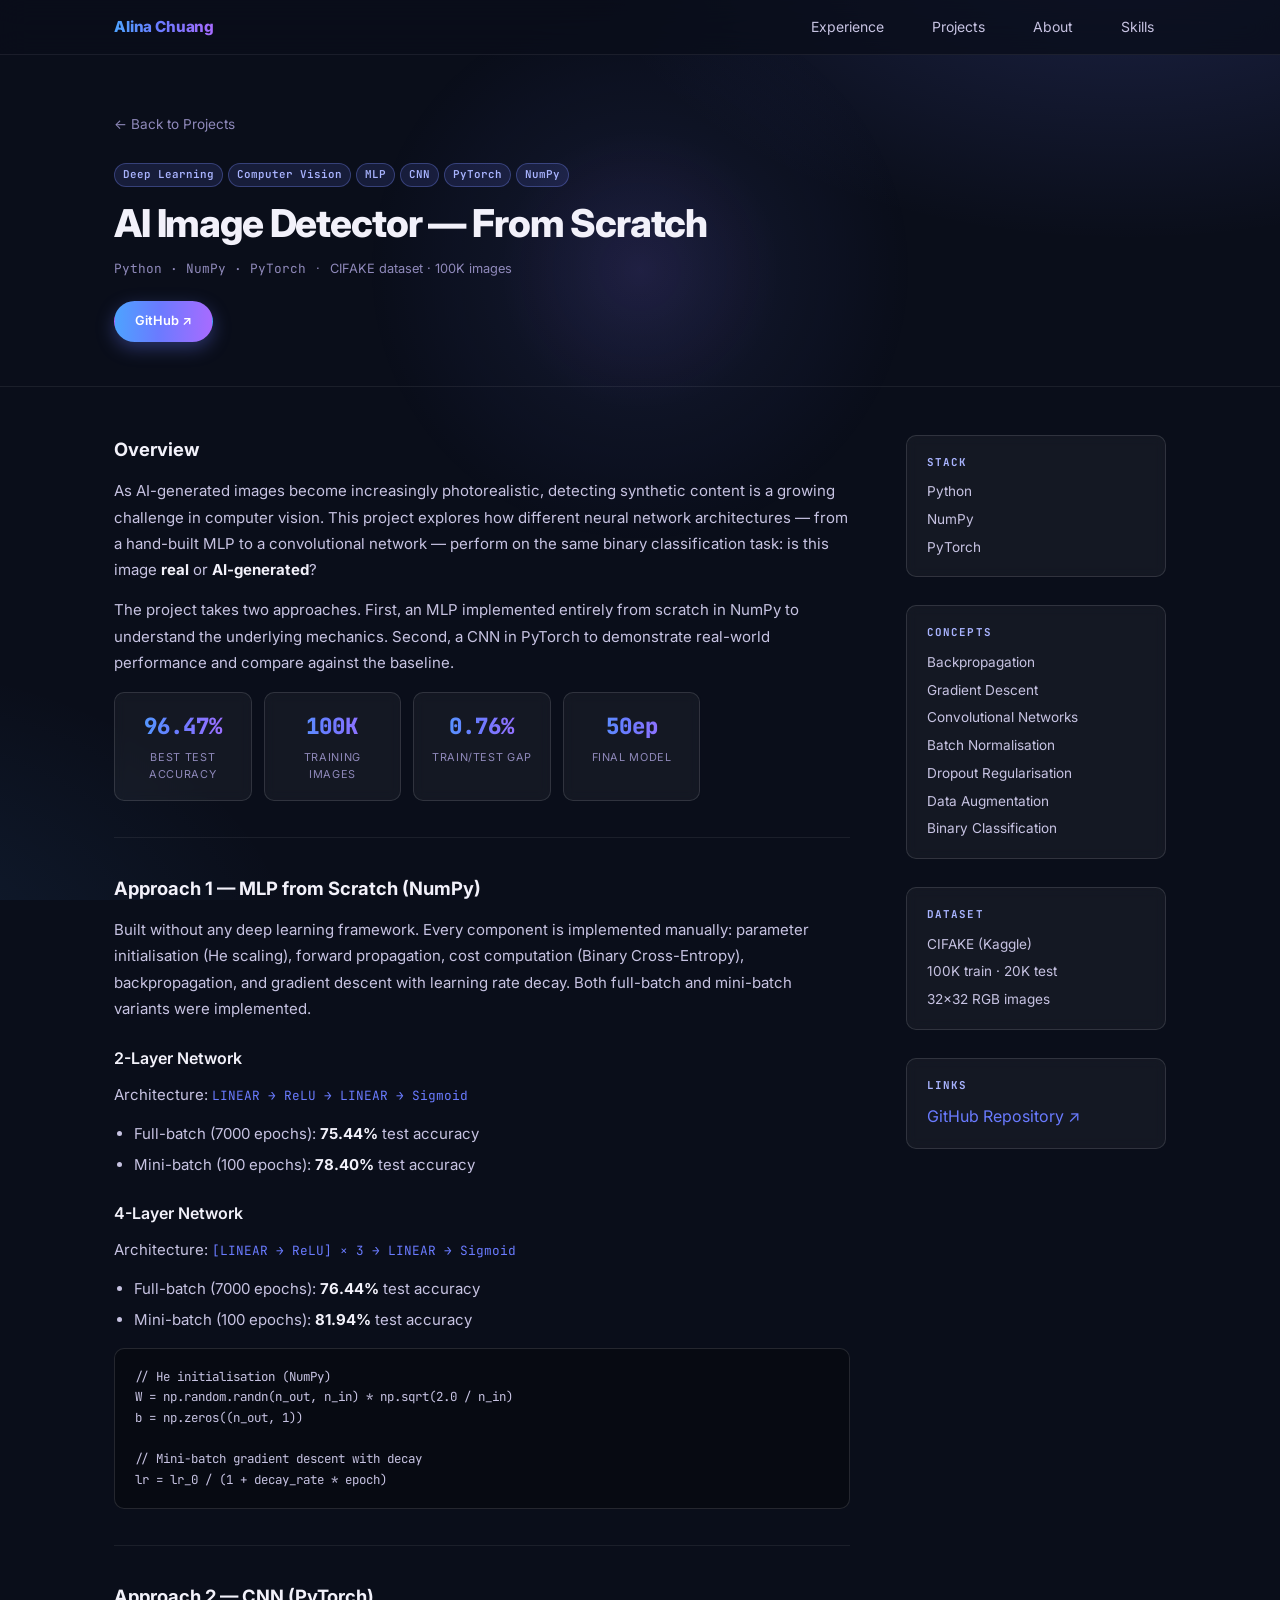
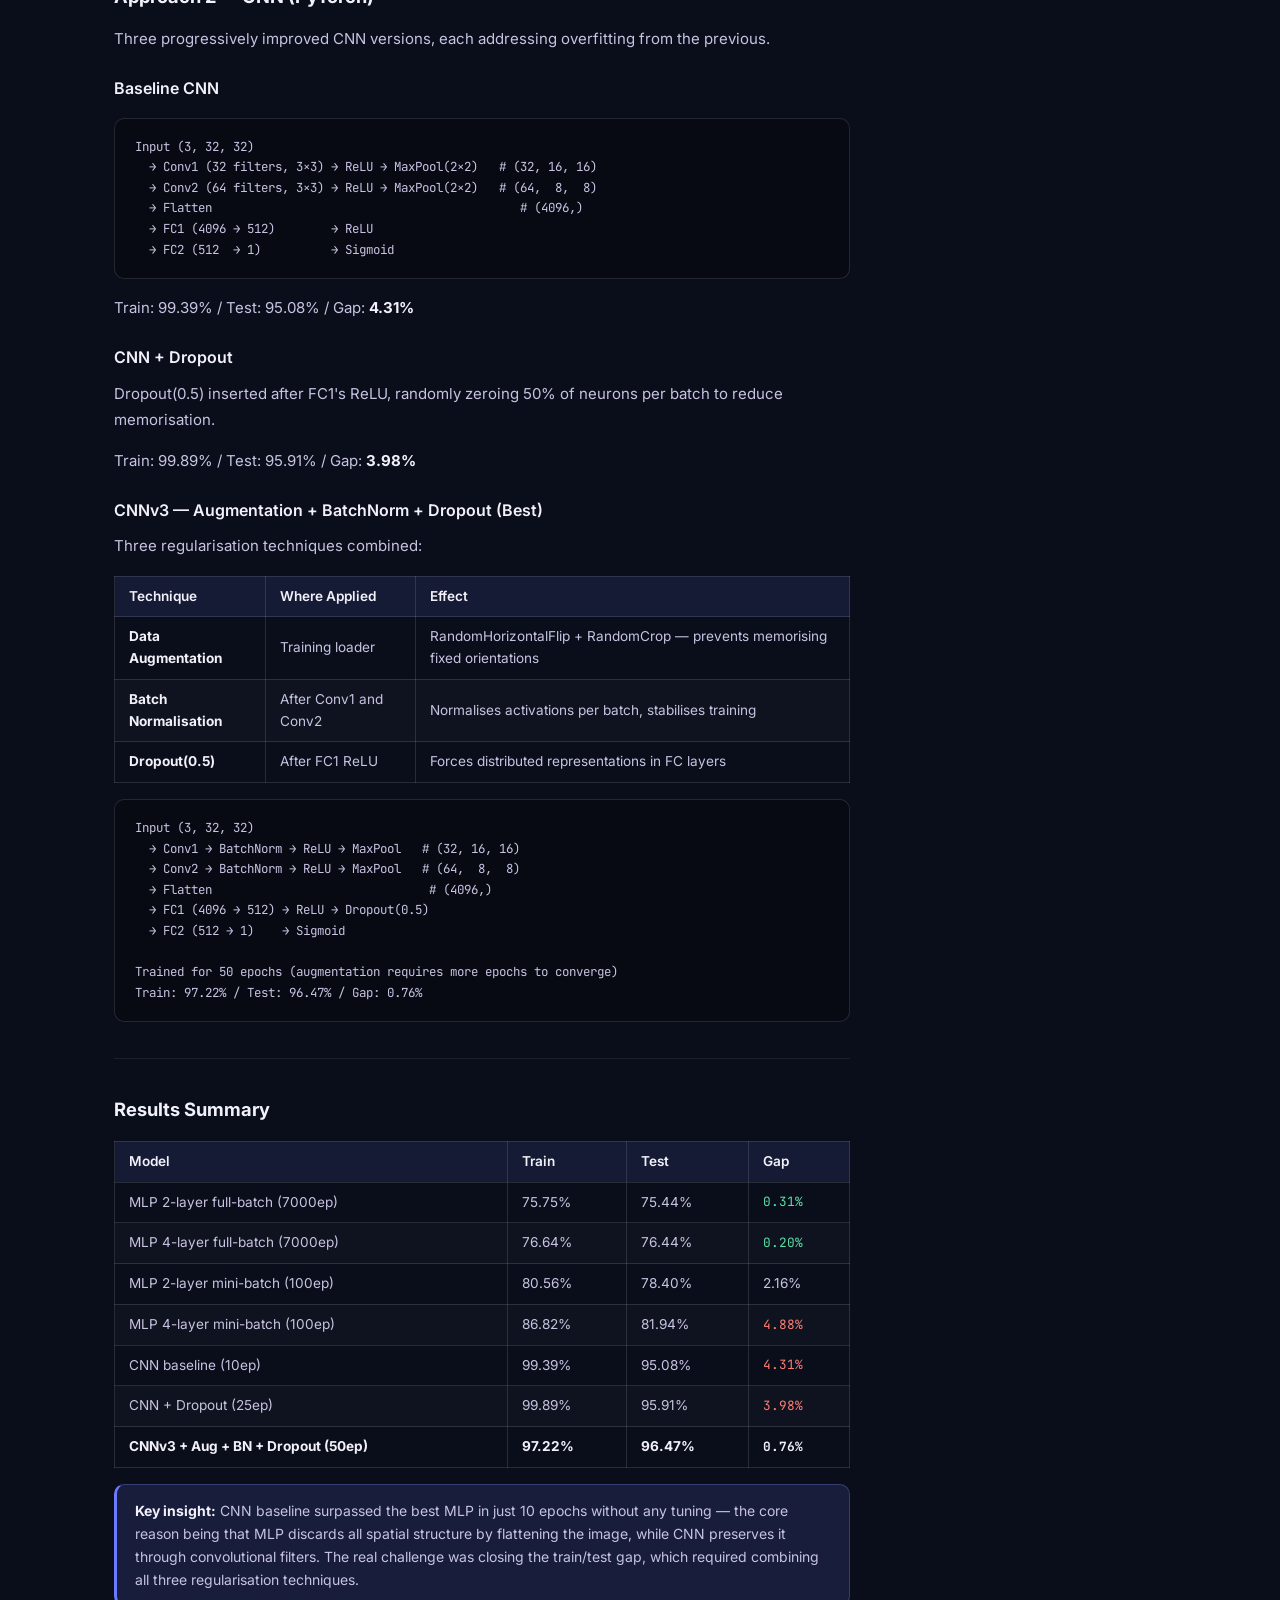
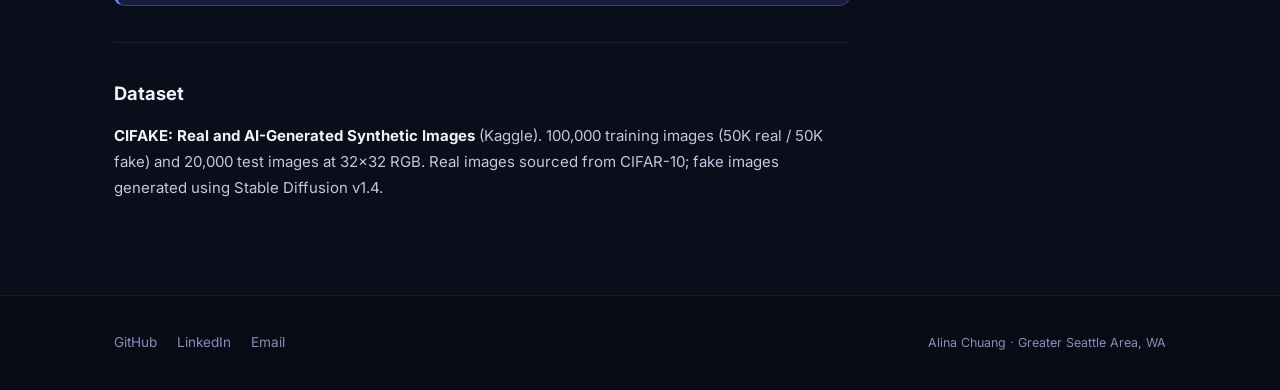
<file: ai-detector.html>
<!DOCTYPE html>
<html lang="en">
<head>
  <meta charset="UTF-8">
  <meta name="viewport" content="width=device-width, initial-scale=1.0">
  <title>AI Image Detector — Alina Chuang</title>
  <meta name="description" content="Binary classifier for real vs AI-generated images. MLP from scratch in NumPy, CNN in PyTorch. 96.47% test accuracy on CIFAKE.">
  <link rel="preconnect" href="https://fonts.googleapis.com">
  <link rel="preconnect" href="https://fonts.gstatic.com" crossorigin>
  <link href="https://fonts.googleapis.com/css2?family=Inter:wght@400;500;600;700;800&family=JetBrains+Mono:wght@400;600;700&display=swap" rel="stylesheet">
  <link rel="stylesheet" href="style.css">
</head>
<body>

<nav>
  <div class="nav-inner">
    <a href="index.html" class="nav-logo">Alina Chuang</a>
    <ul class="nav-links">
      <li><a href="index.html#experience">Experience</a></li>
      <li><a href="index.html#projects">Projects</a></li>
      <li><a href="index.html#about">About</a></li>
      <li><a href="index.html#skills">Skills</a></li>
    </ul>
  </div>
</nav>

<!-- ── Project Hero ─────────────────────────────────── -->
<section class="proj-hero">
  <div class="container">
    <a href="index.html#projects" class="back-link">← Back to Projects</a>

    <div class="card-tags" style="margin-bottom: 14px;">
      <span class="tag tag-ml">Deep Learning</span>
      <span class="tag tag-ml">Computer Vision</span>
      <span class="tag tag-ml">MLP</span>
      <span class="tag tag-ml">CNN</span>
      <span class="tag tag-ml">PyTorch</span>
      <span class="tag tag-ml">NumPy</span>
    </div>

    <h1>AI Image Detector — From Scratch</h1>

    <div class="proj-meta">
      <span style="font-size: .8rem; color: var(--text-muted); font-family: var(--mono);">Python · NumPy · PyTorch</span>
      <span style="font-size: .8rem; color: var(--text-muted);">·</span>
      <span style="font-size: .8rem; color: var(--text-muted);">CIFAKE dataset · 100K images</span>
    </div>

    <div class="proj-links">
      <a href="https://github.com/alina0607/ai-image-detector-from-scratch" class="btn btn-primary btn-sm" target="_blank" rel="noopener">GitHub ↗</a>
    </div>
  </div>
</section>

<!-- ── Body ─────────────────────────────────────────── -->
<div class="proj-body">
  <div class="container">
    <div class="proj-grid">

      <!-- Main content -->
      <article class="prose">

        <h2>Overview</h2>
        <p>
          As AI-generated images become increasingly photorealistic, detecting synthetic content
          is a growing challenge in computer vision. This project explores how different neural
          network architectures — from a hand-built MLP to a convolutional network — perform on
          the same binary classification task: is this image <strong>real</strong> or
          <strong>AI-generated</strong>?
        </p>
        <p>
          The project takes two approaches. First, an MLP implemented entirely from scratch in
          NumPy to understand the underlying mechanics. Second, a CNN in PyTorch to demonstrate
          real-world performance and compare against the baseline.
        </p>

        <div class="result-grid">
          <div class="result-box">
            <div class="val">96.47%</div>
            <div class="lbl">Best Test Accuracy</div>
          </div>
          <div class="result-box">
            <div class="val">100K</div>
            <div class="lbl">Training Images</div>
          </div>
          <div class="result-box">
            <div class="val">0.76%</div>
            <div class="lbl">Train/Test Gap</div>
          </div>
          <div class="result-box">
            <div class="val">50ep</div>
            <div class="lbl">Final Model</div>
          </div>
        </div>

        <h2>Approach 1 — MLP from Scratch (NumPy)</h2>
        <p>
          Built without any deep learning framework. Every component is implemented manually:
          parameter initialisation (He scaling), forward propagation, cost computation
          (Binary Cross-Entropy), backpropagation, and gradient descent with learning rate decay.
          Both full-batch and mini-batch variants were implemented.
        </p>

        <h3>2-Layer Network</h3>
        <p>Architecture: <code style="font-family: var(--mono); font-size: .85em; color: var(--accent);">LINEAR → ReLU → LINEAR → Sigmoid</code></p>
        <ul>
          <li>Full-batch (7000 epochs): <strong>75.44%</strong> test accuracy</li>
          <li>Mini-batch (100 epochs): <strong>78.40%</strong> test accuracy</li>
        </ul>

        <h3>4-Layer Network</h3>
        <p>Architecture: <code style="font-family: var(--mono); font-size: .85em; color: var(--accent);">[LINEAR → ReLU] × 3 → LINEAR → Sigmoid</code></p>
        <ul>
          <li>Full-batch (7000 epochs): <strong>76.44%</strong> test accuracy</li>
          <li>Mini-batch (100 epochs): <strong>81.94%</strong> test accuracy</li>
        </ul>

        <div class="code-block">// He initialisation (NumPy)
W = np.random.randn(n_out, n_in) * np.sqrt(2.0 / n_in)
b = np.zeros((n_out, 1))

// Mini-batch gradient descent with decay
lr = lr_0 / (1 + decay_rate * epoch)</div>

        <h2>Approach 2 — CNN (PyTorch)</h2>
        <p>
          Three progressively improved CNN versions, each addressing overfitting from the previous.
        </p>

        <h3>Baseline CNN</h3>
        <div class="code-block">Input (3, 32, 32)
  → Conv1 (32 filters, 3×3) → ReLU → MaxPool(2×2)   # (32, 16, 16)
  → Conv2 (64 filters, 3×3) → ReLU → MaxPool(2×2)   # (64,  8,  8)
  → Flatten                                            # (4096,)
  → FC1 (4096 → 512)        → ReLU
  → FC2 (512  → 1)          → Sigmoid</div>
        <p>Train: 99.39% / Test: 95.08% / Gap: <strong>4.31%</strong></p>

        <h3>CNN + Dropout</h3>
        <p>
          Dropout(0.5) inserted after FC1's ReLU, randomly zeroing 50% of neurons per batch
          to reduce memorisation.
        </p>
        <p>Train: 99.89% / Test: 95.91% / Gap: <strong>3.98%</strong></p>

        <h3>CNNv3 — Augmentation + BatchNorm + Dropout (Best)</h3>
        <p>Three regularisation techniques combined:</p>

        <table class="compare-table">
          <thead>
            <tr><th>Technique</th><th>Where Applied</th><th>Effect</th></tr>
          </thead>
          <tbody>
            <tr>
              <td><strong>Data Augmentation</strong></td>
              <td>Training loader</td>
              <td>RandomHorizontalFlip + RandomCrop — prevents memorising fixed orientations</td>
            </tr>
            <tr>
              <td><strong>Batch Normalisation</strong></td>
              <td>After Conv1 and Conv2</td>
              <td>Normalises activations per batch, stabilises training</td>
            </tr>
            <tr>
              <td><strong>Dropout(0.5)</strong></td>
              <td>After FC1 ReLU</td>
              <td>Forces distributed representations in FC layers</td>
            </tr>
          </tbody>
        </table>

        <div class="code-block">Input (3, 32, 32)
  → Conv1 → BatchNorm → ReLU → MaxPool   # (32, 16, 16)
  → Conv2 → BatchNorm → ReLU → MaxPool   # (64,  8,  8)
  → Flatten                               # (4096,)
  → FC1 (4096 → 512) → ReLU → Dropout(0.5)
  → FC2 (512 → 1)    → Sigmoid

Trained for 50 epochs (augmentation requires more epochs to converge)
Train: 97.22% / Test: 96.47% / Gap: 0.76%</div>

        <h2>Results Summary</h2>

        <table class="compare-table">
          <thead>
            <tr><th>Model</th><th>Train</th><th>Test</th><th>Gap</th></tr>
          </thead>
          <tbody>
            <tr>
              <td>MLP 2-layer full-batch (7000ep)</td>
              <td>75.75%</td>
              <td>75.44%</td>
              <td class="good">0.31%</td>
            </tr>
            <tr>
              <td>MLP 4-layer full-batch (7000ep)</td>
              <td>76.64%</td>
              <td>76.44%</td>
              <td class="good">0.20%</td>
            </tr>
            <tr>
              <td>MLP 2-layer mini-batch (100ep)</td>
              <td>80.56%</td>
              <td>78.40%</td>
              <td>2.16%</td>
            </tr>
            <tr>
              <td>MLP 4-layer mini-batch (100ep)</td>
              <td>86.82%</td>
              <td>81.94%</td>
              <td class="bad">4.88%</td>
            </tr>
            <tr>
              <td>CNN baseline (10ep)</td>
              <td>99.39%</td>
              <td>95.08%</td>
              <td class="bad">4.31%</td>
            </tr>
            <tr>
              <td>CNN + Dropout (25ep)</td>
              <td>99.89%</td>
              <td>95.91%</td>
              <td class="bad">3.98%</td>
            </tr>
            <tr>
              <td><strong>CNNv3 + Aug + BN + Dropout (50ep)</strong></td>
              <td><strong>97.22%</strong></td>
              <td><strong>96.47%</strong></td>
              <td class="good"><strong>0.76%</strong></td>
            </tr>
          </tbody>
        </table>

        <div class="callout">
          <strong>Key insight:</strong> CNN baseline surpassed the best MLP in just 10 epochs
          without any tuning — the core reason being that MLP discards all spatial structure
          by flattening the image, while CNN preserves it through convolutional filters.
          The real challenge was closing the train/test gap, which required combining all three
          regularisation techniques.
        </div>

        <h2>Dataset</h2>
        <p>
          <strong>CIFAKE: Real and AI-Generated Synthetic Images</strong> (Kaggle).
          100,000 training images (50K real / 50K fake) and 20,000 test images at 32×32 RGB.
          Real images sourced from CIFAR-10; fake images generated using Stable Diffusion v1.4.
        </p>

      </article>

      <!-- Sidebar -->
      <aside class="proj-sidebar">
        <div class="sidebar-card">
          <h4>Stack</h4>
          <div class="sidebar-row">
            <span>Python</span>
            <span>NumPy</span>
            <span>PyTorch</span>
          </div>
        </div>
        <div class="sidebar-card">
          <h4>Concepts</h4>
          <div class="sidebar-row">
            <span>Backpropagation</span>
            <span>Gradient Descent</span>
            <span>Convolutional Networks</span>
            <span>Batch Normalisation</span>
            <span>Dropout Regularisation</span>
            <span>Data Augmentation</span>
            <span>Binary Classification</span>
          </div>
        </div>
        <div class="sidebar-card">
          <h4>Dataset</h4>
          <div class="sidebar-row">
            <span>CIFAKE (Kaggle)</span>
            <span>100K train · 20K test</span>
            <span>32×32 RGB images</span>
          </div>
        </div>
        <div class="sidebar-card">
          <h4>Links</h4>
          <div class="sidebar-row">
            <a href="https://github.com/alina0607/ai-image-detector-from-scratch" target="_blank" rel="noopener">GitHub Repository ↗</a>
          </div>
        </div>
      </aside>

    </div>
  </div>
</div>

<footer>
  <div class="container">
    <div class="footer-inner">
      <div class="footer-links">
        <a href="https://github.com/alina0607" target="_blank" rel="noopener">GitHub</a>
        <a href="https://www.linkedin.com/in/alinachuang/" target="_blank" rel="noopener">LinkedIn</a>
        <a href="mailto:huiyu06078@gmail.com">Email</a>
      </div>
      <span class="footer-copy">Alina Chuang · Greater Seattle Area, WA</span>
    </div>
  </div>
</footer>

<script src="glow.js" defer></script>
</body>
</html>
</file>
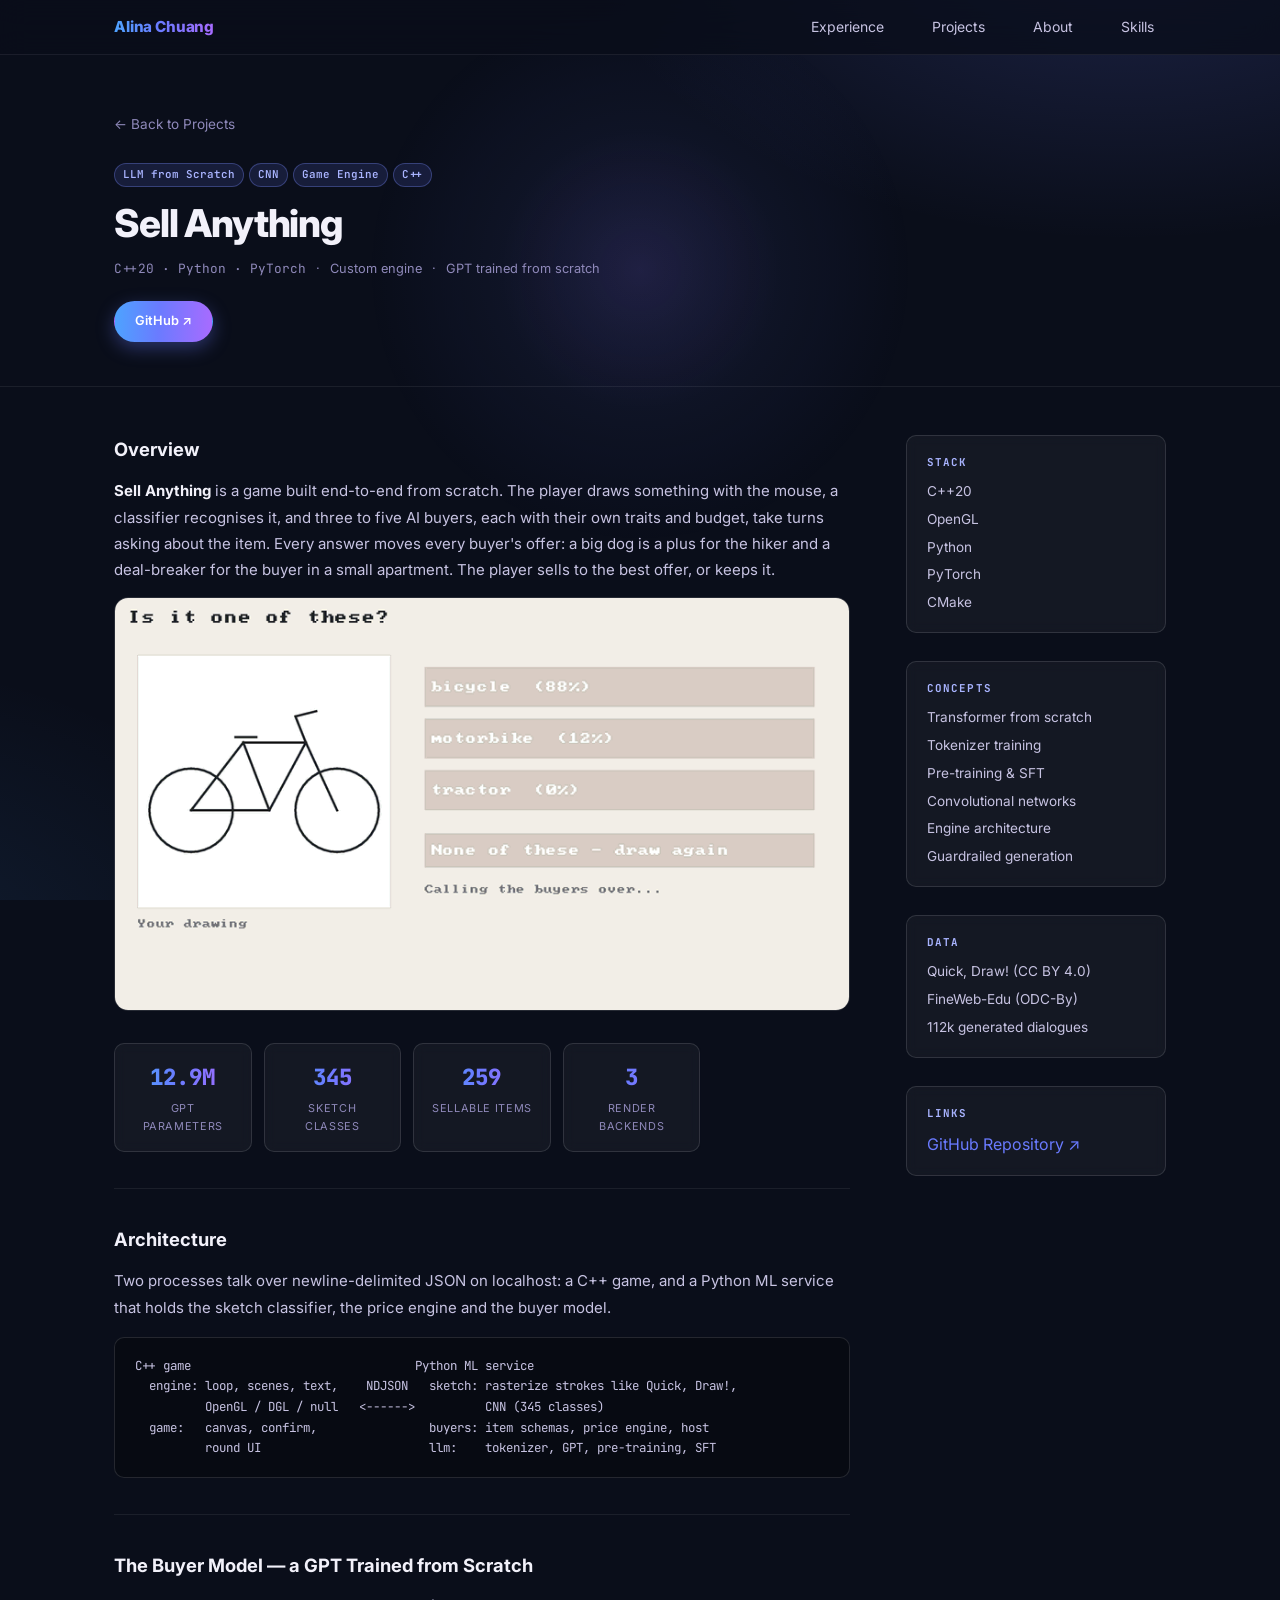
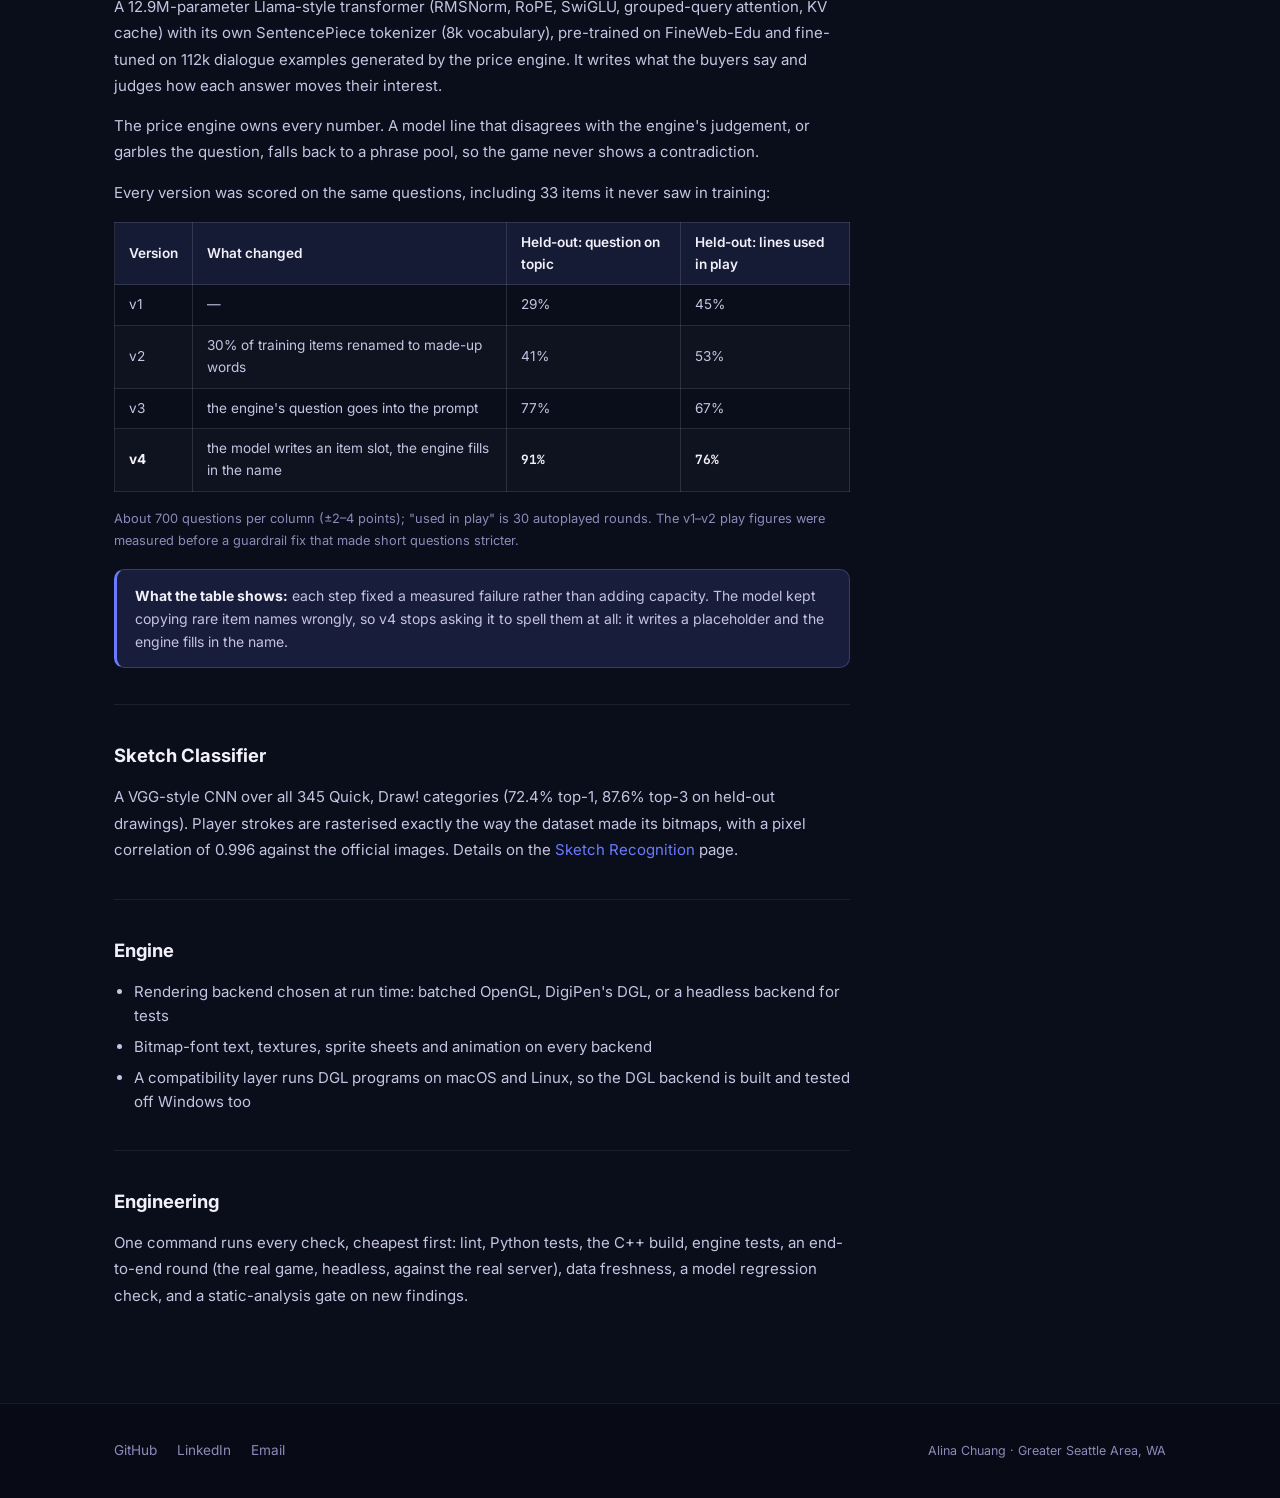
<file: sell-anything.html>
<!DOCTYPE html>
<html lang="en">
<head>
  <meta charset="UTF-8">
  <meta name="viewport" content="width=device-width, initial-scale=1.0">
  <title>Sell Anything — Alina Chuang</title>
  <meta name="description" content="A game built from scratch: a custom C++ engine, a 345-class sketch CNN, and a 12.9M-parameter GPT trained from scratch that plays the buyers.">
  <link rel="preconnect" href="https://fonts.googleapis.com">
  <link rel="preconnect" href="https://fonts.gstatic.com" crossorigin>
  <link href="https://fonts.googleapis.com/css2?family=Inter:wght@400;500;600;700;800&family=JetBrains+Mono:wght@400;600;700&display=swap" rel="stylesheet">
  <link rel="stylesheet" href="style.css">
</head>
<body>

<nav>
  <div class="nav-inner">
    <a href="index.html" class="nav-logo">Alina Chuang</a>
    <ul class="nav-links">
      <li><a href="index.html#experience">Experience</a></li>
      <li><a href="index.html#projects">Projects</a></li>
      <li><a href="index.html#about">About</a></li>
      <li><a href="index.html#skills">Skills</a></li>
    </ul>
  </div>
</nav>

<!-- ── Project Hero ─────────────────────────────────── -->
<section class="proj-hero">
  <div class="container">
    <a href="index.html#projects" class="back-link">← Back to Projects</a>

    <div class="card-tags" style="margin-bottom: 14px;">
      <span class="tag tag-ml">LLM from Scratch</span>
      <span class="tag tag-ml">CNN</span>
      <span class="tag tag-sys">Game Engine</span>
      <span class="tag tag-sys">C++</span>
    </div>

    <h1>Sell Anything</h1>

    <div class="proj-meta">
      <span style="font-size: .8rem; color: var(--text-muted); font-family: var(--mono);">C++20 · Python · PyTorch</span>
      <span style="font-size: .8rem; color: var(--text-muted);">·</span>
      <span style="font-size: .8rem; color: var(--text-muted);">Custom engine</span>
      <span style="font-size: .8rem; color: var(--text-muted);">·</span>
      <span style="font-size: .8rem; color: var(--text-muted);">GPT trained from scratch</span>
    </div>


    <div class="proj-links">
      <a href="https://github.com/alina0607/sell-anything" class="btn btn-primary btn-sm" target="_blank" rel="noopener">GitHub ↗</a>
    </div>
  </div>
</section>

<!-- ── Body ─────────────────────────────────────────── -->
<div class="proj-body">
  <div class="container">
    <div class="proj-grid">

      <article class="prose">
        <h2>Overview</h2>
        <p>
          <strong>Sell Anything</strong> is a game built end-to-end from scratch. The player draws
          something with the mouse, a classifier recognises it, and three to five AI buyers, each with
          their own traits and budget, take turns asking about the item. Every answer moves every
          buyer's offer: a big dog is a plus for the hiker and a deal-breaker for the buyer in a small
          apartment. The player sells to the best offer, or keeps it.
        </p>
        <div class="video-thumb">
          <img src="images/sell-anything-round.gif" alt="A full round: draw a bicycle, confirm it, answer the buyers, sell" loading="lazy">
        </div>
        <div class="result-grid">
          <div class="result-box">
            <div class="val">12.9M</div>
            <div class="lbl">GPT Parameters</div>
          </div>
          <div class="result-box">
            <div class="val">345</div>
            <div class="lbl">Sketch Classes</div>
          </div>
          <div class="result-box">
            <div class="val">259</div>
            <div class="lbl">Sellable Items</div>
          </div>
          <div class="result-box">
            <div class="val">3</div>
            <div class="lbl">Render Backends</div>
          </div>
        </div>

        <h2>Architecture</h2>
        <p>
          Two processes talk over newline-delimited JSON on localhost: a C++ game, and a Python ML
          service that holds the sketch classifier, the price engine and the buyer model.
        </p>
        <div class="code-block">C++ game                                Python ML service
  engine: loop, scenes, text,    NDJSON   sketch: rasterize strokes like Quick, Draw!,
          OpenGL / DGL / null   &lt;------&gt;          CNN (345 classes)
  game:   canvas, confirm,                buyers: item schemas, price engine, host
          round UI                        llm:    tokenizer, GPT, pre-training, SFT</div>

        <h2>The Buyer Model — a GPT Trained from Scratch</h2>
        <p>
          A 12.9M-parameter Llama-style transformer (RMSNorm, RoPE, SwiGLU, grouped-query attention,
          KV cache) with its own SentencePiece tokenizer (8k vocabulary), pre-trained on FineWeb-Edu
          and fine-tuned on 112k dialogue examples generated by the price engine. It writes what the
          buyers say and judges how each answer moves their interest.
        </p>
        <p>
          The price engine owns every number. A model line that disagrees with the engine's judgement,
          or garbles the question, falls back to a phrase pool, so the game never shows a contradiction.
        </p>
        <p>Every version was scored on the same questions, including 33 items it never saw in training:</p>
        <table class="compare-table">
          <thead>
            <tr><th>Version</th><th>What changed</th><th>Held-out: question on topic</th><th>Held-out: lines used in play</th></tr>
          </thead>
          <tbody>
            <tr><td>v1</td><td>—</td><td>29%</td><td>45%</td></tr>
            <tr><td>v2</td><td>30% of training items renamed to made-up words</td><td>41%</td><td>53%</td></tr>
            <tr><td>v3</td><td>the engine's question goes into the prompt</td><td>77%</td><td>67%</td></tr>
            <tr><td><strong>v4</strong></td><td>the model writes an item slot, the engine fills in the name</td><td class="good"><strong>91%</strong></td><td class="good"><strong>76%</strong></td></tr>
          </tbody>
        </table>
        <p style="font-size: .8rem; color: var(--text-muted);">About 700 questions per column (±2–4 points); "used in play" is 30 autoplayed rounds. The v1–v2 play figures were measured before a guardrail fix that made short questions stricter.</p>
        <div class="callout">
          <strong>What the table shows:</strong> each step fixed a measured failure rather than adding
          capacity. The model kept copying rare item names wrongly, so v4 stops asking it to spell them
          at all: it writes a placeholder and the engine fills in the name.
        </div>

        <h2>Sketch Classifier</h2>
        <p>
          A VGG-style CNN over all 345 Quick, Draw! categories (72.4% top-1, 87.6% top-3 on held-out
          drawings). Player strokes are rasterised exactly the way the dataset made its bitmaps, with a
          pixel correlation of 0.996 against the official images. Details on the
          <a href="sketch-recognition.html">Sketch Recognition</a> page.
        </p>

        <h2>Engine</h2>
        <ul>
          <li>Rendering backend chosen at run time: batched OpenGL, DigiPen's DGL, or a headless backend for tests</li>
          <li>Bitmap-font text, textures, sprite sheets and animation on every backend</li>
          <li>A compatibility layer runs DGL programs on macOS and Linux, so the DGL backend is built and tested off Windows too</li>
        </ul>

        <h2>Engineering</h2>
        <p>
          One command runs every check, cheapest first: lint, Python tests, the C++ build, engine
          tests, an end-to-end round (the real game, headless, against the real server), data
          freshness, a model regression check, and a static-analysis gate on new findings.
        </p>
      </article>

      <aside class="proj-sidebar">
        <div class="sidebar-card">
          <h4>Stack</h4>
          <div class="sidebar-row">
            <span>C++20</span>
            <span>OpenGL</span>
            <span>Python</span>
            <span>PyTorch</span>
            <span>CMake</span>
          </div>
        </div>
        <div class="sidebar-card">
          <h4>Concepts</h4>
          <div class="sidebar-row">
            <span>Transformer from scratch</span>
            <span>Tokenizer training</span>
            <span>Pre-training &amp; SFT</span>
            <span>Convolutional networks</span>
            <span>Engine architecture</span>
            <span>Guardrailed generation</span>
          </div>
        </div>
        <div class="sidebar-card">
          <h4>Data</h4>
          <div class="sidebar-row">
            <span>Quick, Draw! (CC BY 4.0)</span>
            <span>FineWeb-Edu (ODC-By)</span>
            <span>112k generated dialogues</span>
          </div>
        </div>
        <div class="sidebar-card">
          <h4>Links</h4>
          <div class="sidebar-row">
            <a href="https://github.com/alina0607/sell-anything" target="_blank" rel="noopener">GitHub Repository ↗</a>
          </div>
        </div>
      </aside>

    </div>
  </div>
</div>

<footer>
  <div class="container">
    <div class="footer-inner">
      <div class="footer-links">
        <a href="https://github.com/alina0607" target="_blank" rel="noopener">GitHub</a>
        <a href="https://www.linkedin.com/in/alinachuang/" target="_blank" rel="noopener">LinkedIn</a>
        <a href="mailto:huiyu06078@gmail.com">Email</a>
      </div>
      <span class="footer-copy">Alina Chuang · Greater Seattle Area, WA</span>
    </div>
  </div>
</footer>

<script src="glow.js" defer></script>
</body>
</html>
</file>
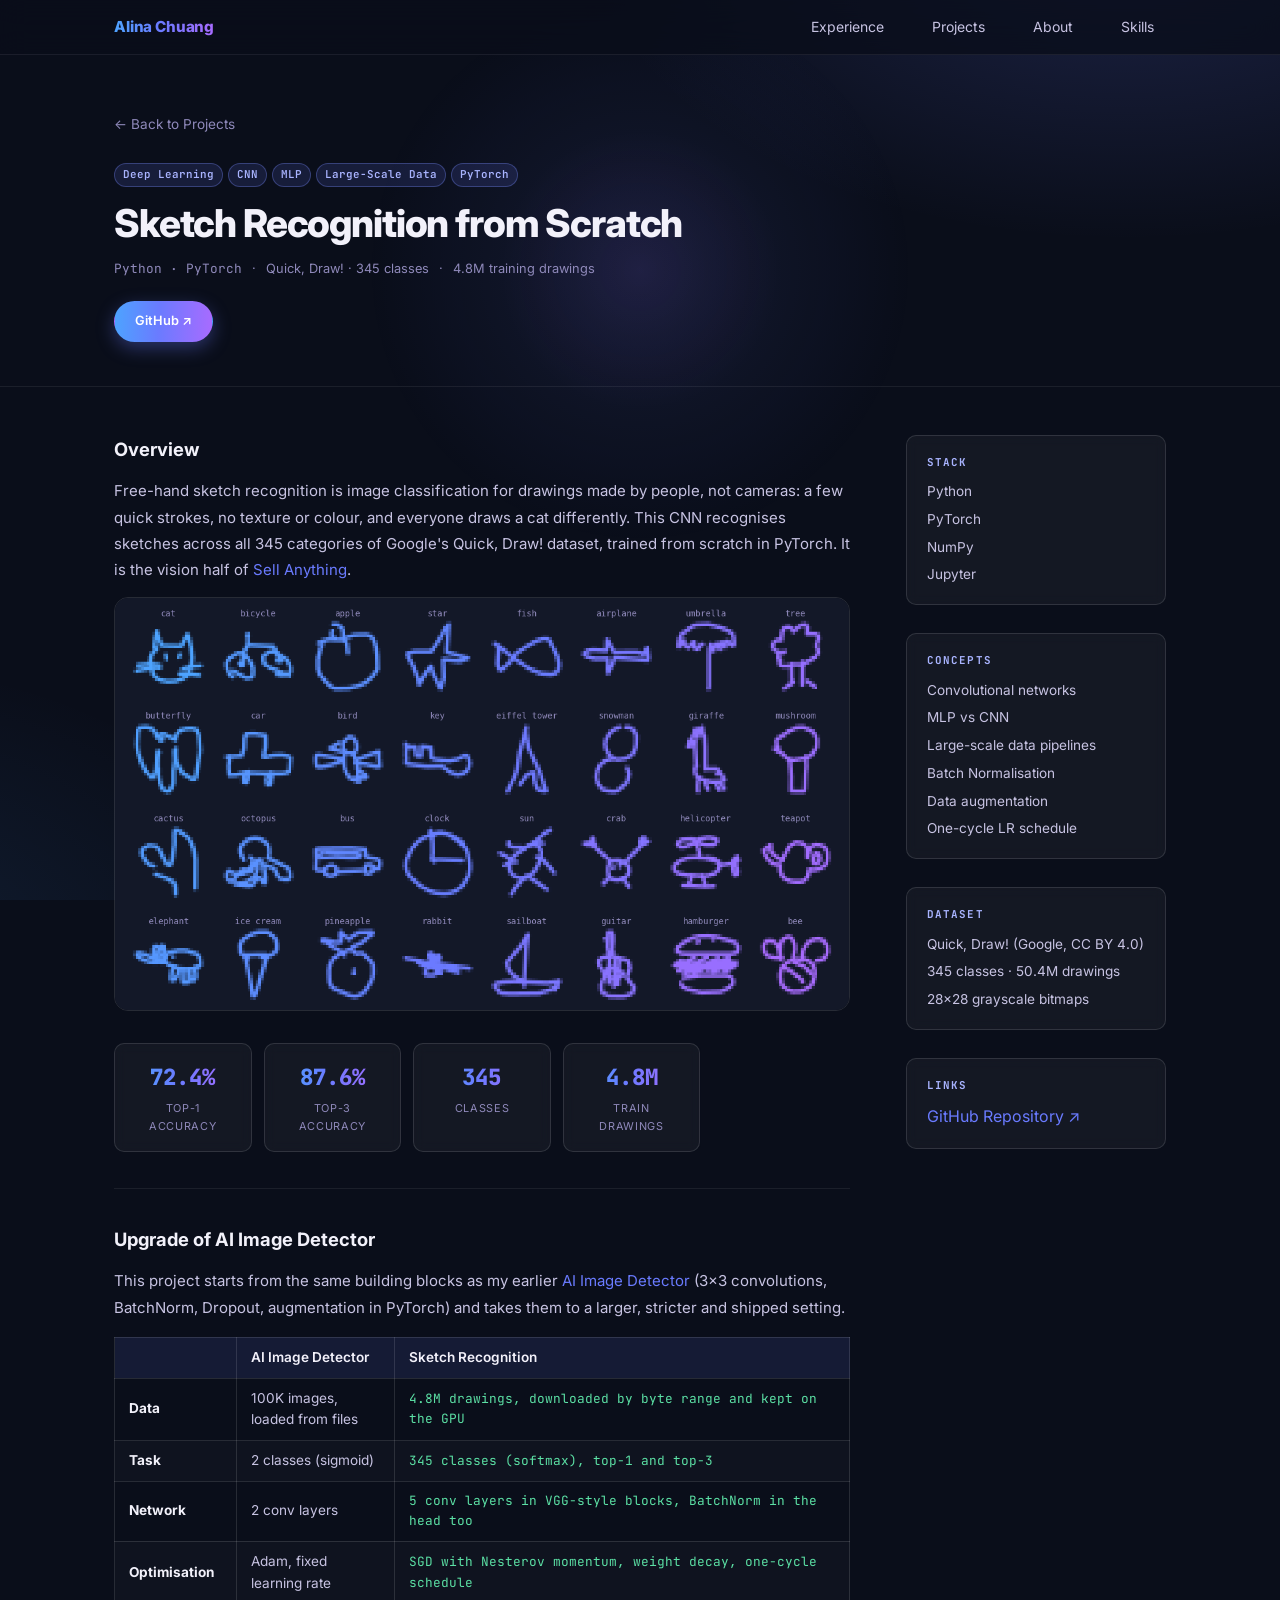
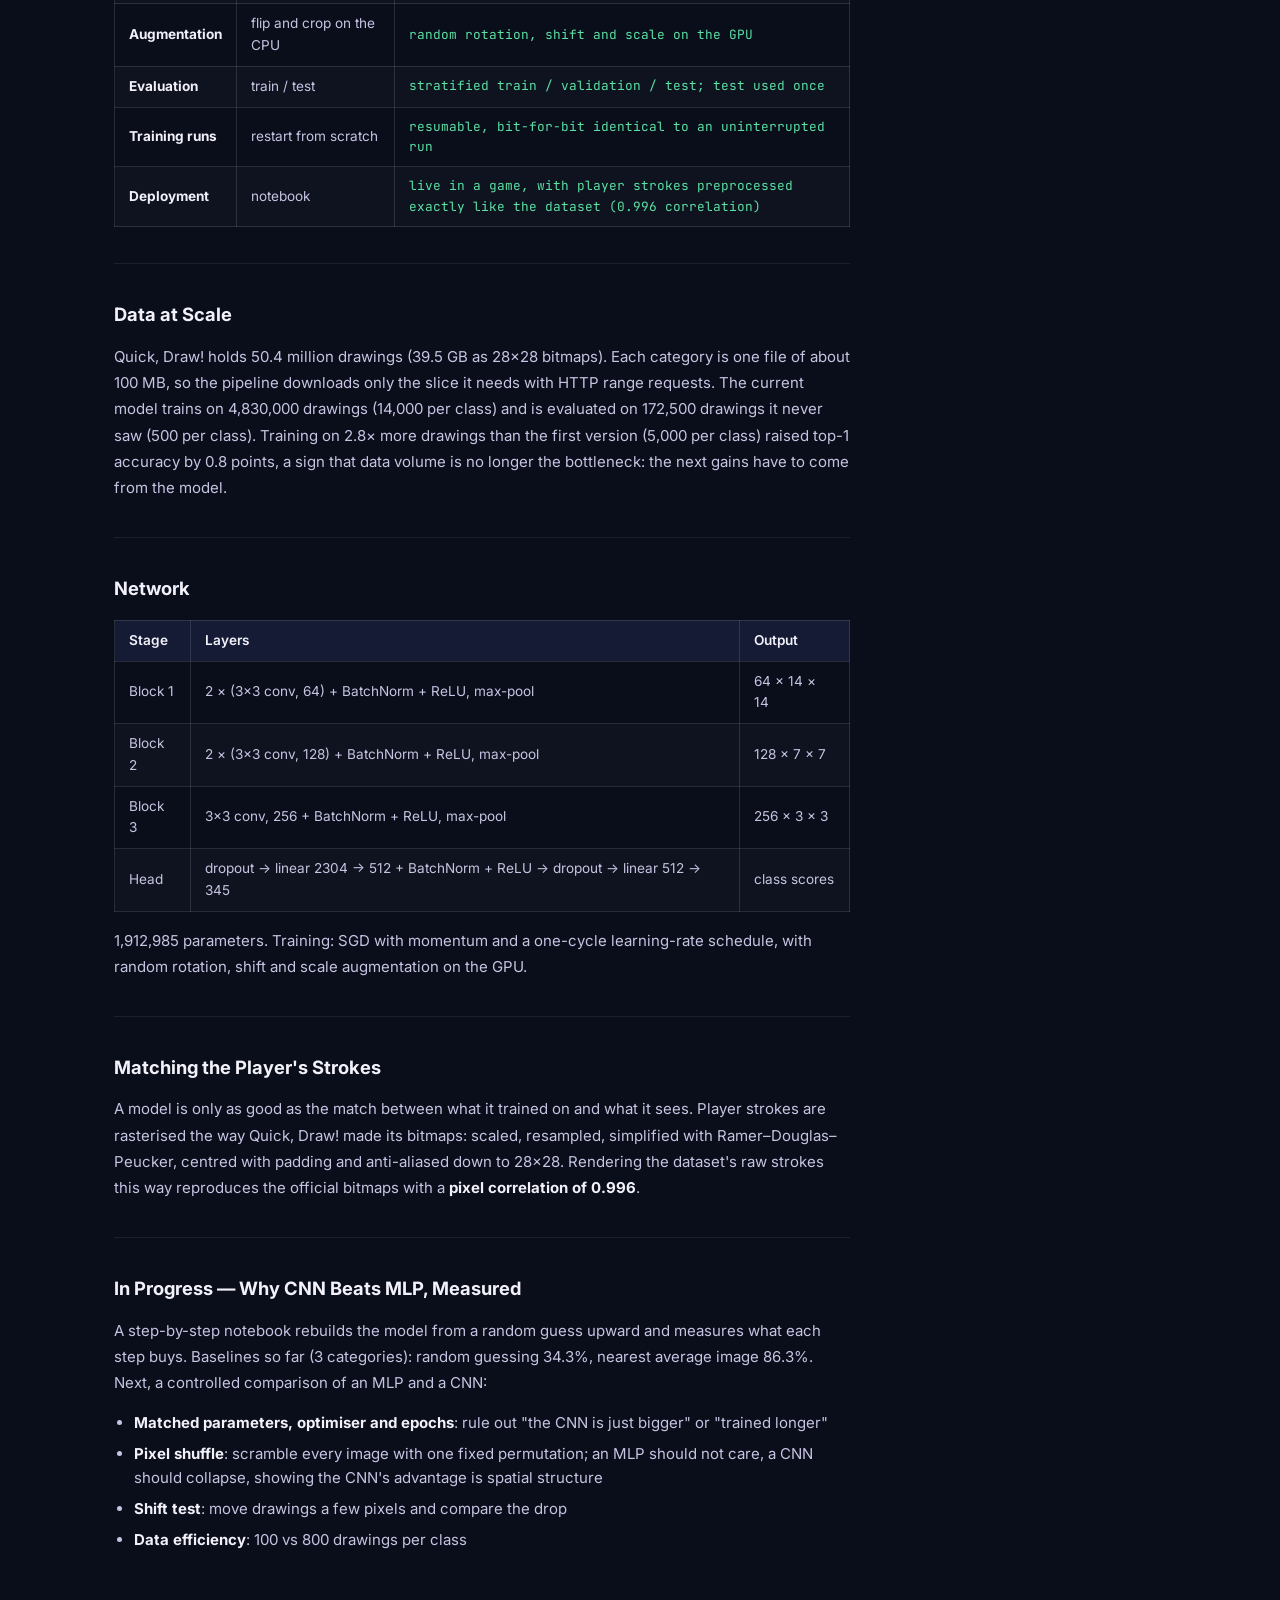
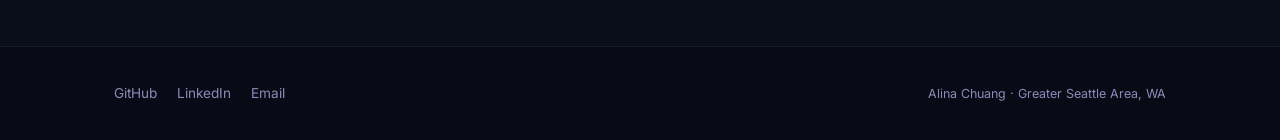
<file: sketch-recognition.html>
<!DOCTYPE html>
<html lang="en">
<head>
  <meta charset="UTF-8">
  <meta name="viewport" content="width=device-width, initial-scale=1.0">
  <title>Sketch Recognition from Scratch — Alina Chuang</title>
  <meta name="description" content="A CNN that recognises free-hand sketches across all 345 Quick, Draw! categories, trained from scratch on 4.8M drawings.">
  <link rel="preconnect" href="https://fonts.googleapis.com">
  <link rel="preconnect" href="https://fonts.gstatic.com" crossorigin>
  <link href="https://fonts.googleapis.com/css2?family=Inter:wght@400;500;600;700;800&family=JetBrains+Mono:wght@400;600;700&display=swap" rel="stylesheet">
  <link rel="stylesheet" href="style.css">
</head>
<body>

<nav>
  <div class="nav-inner">
    <a href="index.html" class="nav-logo">Alina Chuang</a>
    <ul class="nav-links">
      <li><a href="index.html#experience">Experience</a></li>
      <li><a href="index.html#projects">Projects</a></li>
      <li><a href="index.html#about">About</a></li>
      <li><a href="index.html#skills">Skills</a></li>
    </ul>
  </div>
</nav>

<!-- ── Project Hero ─────────────────────────────────── -->
<section class="proj-hero">
  <div class="container">
    <a href="index.html#projects" class="back-link">← Back to Projects</a>

    <div class="card-tags" style="margin-bottom: 14px;">
      <span class="tag tag-ml">Deep Learning</span>
      <span class="tag tag-ml">CNN</span>
      <span class="tag tag-ml">MLP</span>
      <span class="tag tag-ml">Large-Scale Data</span>
      <span class="tag tag-ml">PyTorch</span>
    </div>

    <h1>Sketch Recognition from Scratch</h1>

    <div class="proj-meta">
      <span style="font-size: .8rem; color: var(--text-muted); font-family: var(--mono);">Python · PyTorch</span>
      <span style="font-size: .8rem; color: var(--text-muted);">·</span>
      <span style="font-size: .8rem; color: var(--text-muted);">Quick, Draw! · 345 classes</span>
      <span style="font-size: .8rem; color: var(--text-muted);">·</span>
      <span style="font-size: .8rem; color: var(--text-muted);">4.8M training drawings</span>
    </div>


    <div class="proj-links">
      <a href="https://github.com/alina0607/sketch-recognition-from-scratch" class="btn btn-primary btn-sm" target="_blank" rel="noopener">GitHub ↗</a>
    </div>
  </div>
</section>

<!-- ── Body ─────────────────────────────────────────── -->
<div class="proj-body">
  <div class="container">
    <div class="proj-grid">

      <article class="prose">
        <h2>Overview</h2>
        <p>
          Free-hand sketch recognition is image classification for drawings made by people, not cameras:
          a few quick strokes, no texture or colour, and everyone draws a cat differently. This CNN
          recognises sketches across all 345 categories of Google's Quick, Draw! dataset, trained from
          scratch in PyTorch. It is the vision half of <a href="sell-anything.html">Sell Anything</a>.
        </p>
        <div class="video-thumb">
          <img src="images/sketch-grid.png" alt="32 Quick, Draw! sketches from 32 categories" loading="lazy">
        </div>
        <div class="result-grid">
          <div class="result-box">
            <div class="val">72.4%</div>
            <div class="lbl">Top-1 Accuracy</div>
          </div>
          <div class="result-box">
            <div class="val">87.6%</div>
            <div class="lbl">Top-3 Accuracy</div>
          </div>
          <div class="result-box">
            <div class="val">345</div>
            <div class="lbl">Classes</div>
          </div>
          <div class="result-box">
            <div class="val">4.8M</div>
            <div class="lbl">Train Drawings</div>
          </div>
        </div>

        <h2>Upgrade of AI Image Detector</h2>
        <p>
          This project starts from the same building blocks as my earlier
          <a href="ai-detector.html">AI Image Detector</a> (3×3 convolutions, BatchNorm, Dropout,
          augmentation in PyTorch) and takes them to a larger, stricter and shipped setting.
        </p>
        <table class="compare-table">
          <thead><tr><th></th><th>AI Image Detector</th><th>Sketch Recognition</th></tr></thead>
          <tbody>
            <tr><td><strong>Data</strong></td><td>100K images, loaded from files</td><td class="good">4.8M drawings, downloaded by byte range and kept on the GPU</td></tr>
            <tr><td><strong>Task</strong></td><td>2 classes (sigmoid)</td><td class="good">345 classes (softmax), top-1 and top-3</td></tr>
            <tr><td><strong>Network</strong></td><td>2 conv layers</td><td class="good">5 conv layers in VGG-style blocks, BatchNorm in the head too</td></tr>
            <tr><td><strong>Optimisation</strong></td><td>Adam, fixed learning rate</td><td class="good">SGD with Nesterov momentum, weight decay, one-cycle schedule</td></tr>
            <tr><td><strong>Augmentation</strong></td><td>flip and crop on the CPU</td><td class="good">random rotation, shift and scale on the GPU</td></tr>
            <tr><td><strong>Evaluation</strong></td><td>train / test</td><td class="good">stratified train / validation / test; test used once</td></tr>
            <tr><td><strong>Training runs</strong></td><td>restart from scratch</td><td class="good">resumable, bit-for-bit identical to an uninterrupted run</td></tr>
            <tr><td><strong>Deployment</strong></td><td>notebook</td><td class="good">live in a game, with player strokes preprocessed exactly like the dataset (0.996 correlation)</td></tr>
          </tbody>
        </table>

        <h2>Data at Scale</h2>
        <p>
          Quick, Draw! holds 50.4 million drawings (39.5 GB as 28×28 bitmaps). Each category is one
          file of about 100 MB, so the pipeline downloads only the slice it needs with HTTP range
          requests. The current model trains on 4,830,000 drawings (14,000 per class) and is evaluated
          on 172,500 drawings it never saw (500 per class). Training on 2.8× more drawings than the first
          version (5,000 per class) raised top-1 accuracy by 0.8 points, a sign that data volume is no longer
          the bottleneck: the next gains have to come from the model.
        </p>

        <h2>Network</h2>
        <table class="compare-table">
          <thead><tr><th>Stage</th><th>Layers</th><th>Output</th></tr></thead>
          <tbody>
            <tr><td>Block 1</td><td>2 × (3×3 conv, 64) + BatchNorm + ReLU, max-pool</td><td>64 × 14 × 14</td></tr>
            <tr><td>Block 2</td><td>2 × (3×3 conv, 128) + BatchNorm + ReLU, max-pool</td><td>128 × 7 × 7</td></tr>
            <tr><td>Block 3</td><td>3×3 conv, 256 + BatchNorm + ReLU, max-pool</td><td>256 × 3 × 3</td></tr>
            <tr><td>Head</td><td>dropout → linear 2304 → 512 + BatchNorm + ReLU → dropout → linear 512 → 345</td><td>class scores</td></tr>
          </tbody>
        </table>
        <p>1,912,985 parameters. Training: SGD with momentum and a one-cycle learning-rate schedule, with random rotation, shift and scale augmentation on the GPU.</p>

        <h2>Matching the Player's Strokes</h2>
        <p>
          A model is only as good as the match between what it trained on and what it sees. Player
          strokes are rasterised the way Quick, Draw! made its bitmaps: scaled, resampled, simplified
          with Ramer–Douglas–Peucker, centred with padding and anti-aliased down to 28×28. Rendering
          the dataset's raw strokes this way reproduces the official bitmaps with a
          <strong>pixel correlation of 0.996</strong>.
        </p>

        <h2>In Progress — Why CNN Beats MLP, Measured</h2>
        <p>
          A step-by-step notebook rebuilds the model from a random guess upward and measures what each
          step buys. Baselines so far (3 categories): random guessing 34.3%, nearest average image
          86.3%. Next, a controlled comparison of an MLP and a CNN:
        </p>
        <ul>
          <li><strong>Matched parameters, optimiser and epochs</strong>: rule out "the CNN is just bigger" or "trained longer"</li>
          <li><strong>Pixel shuffle</strong>: scramble every image with one fixed permutation; an MLP should not care, a CNN should collapse, showing the CNN's advantage is spatial structure</li>
          <li><strong>Shift test</strong>: move drawings a few pixels and compare the drop</li>
          <li><strong>Data efficiency</strong>: 100 vs 800 drawings per class</li>
        </ul>
      </article>

      <aside class="proj-sidebar">
        <div class="sidebar-card">
          <h4>Stack</h4>
          <div class="sidebar-row">
            <span>Python</span>
            <span>PyTorch</span>
            <span>NumPy</span>
            <span>Jupyter</span>
          </div>
        </div>
        <div class="sidebar-card">
          <h4>Concepts</h4>
          <div class="sidebar-row">
            <span>Convolutional networks</span>
            <span>MLP vs CNN</span>
            <span>Large-scale data pipelines</span>
            <span>Batch Normalisation</span>
            <span>Data augmentation</span>
            <span>One-cycle LR schedule</span>
          </div>
        </div>
        <div class="sidebar-card">
          <h4>Dataset</h4>
          <div class="sidebar-row">
            <span>Quick, Draw! (Google, CC BY 4.0)</span>
            <span>345 classes · 50.4M drawings</span>
            <span>28×28 grayscale bitmaps</span>
          </div>
        </div>
        <div class="sidebar-card">
          <h4>Links</h4>
          <div class="sidebar-row">
            <a href="https://github.com/alina0607/sketch-recognition-from-scratch" target="_blank" rel="noopener">GitHub Repository ↗</a>
          </div>
        </div>
      </aside>

    </div>
  </div>
</div>

<footer>
  <div class="container">
    <div class="footer-inner">
      <div class="footer-links">
        <a href="https://github.com/alina0607" target="_blank" rel="noopener">GitHub</a>
        <a href="https://www.linkedin.com/in/alinachuang/" target="_blank" rel="noopener">LinkedIn</a>
        <a href="mailto:huiyu06078@gmail.com">Email</a>
      </div>
      <span class="footer-copy">Alina Chuang · Greater Seattle Area, WA</span>
    </div>
  </div>
</footer>

<script src="glow.js" defer></script>
</body>
</html>
</file>
<file: style.css>
/* ============================================================
   ALINA CHUANG — Portfolio Styles
   ============================================================ */

:root {
  /* Palette: deep navy, a blue → indigo → violet gradient, gold for numbering */
  --bg:          #0a0e1a;
  --bg-card:     rgba(255,255,255,0.045);
  --bg-hover:    rgba(255,255,255,0.075);
  --border:      rgba(255,255,255,0.12);
  --border-sub:  rgba(255,255,255,0.07);

  --text:        #f2f1fa;
  --text-sec:    #c7c3e2;
  --text-muted:  #8f89ba;

  --accent:      #6a7bff;
  --accent-h:    #a9b4ff;
  --accent-bg:   rgba(106,123,255,0.14);
  --blue:        #4da3ff;
  --violet:      #a86bff;
  --gold:        #f4c26f;
  --grad:        linear-gradient(92deg, #4da3ff, #6a7bff 45%, #a86bff);

  --orange:      #f0b355;
  --green:       #5ce0a5;
  --purple:      #a86bff;
  --red:         #ff7d73;

  --r:    10px;
  --r-sm: 6px;
  --r-lg: 14px;
  --t:    180ms ease;

  --sans: 'Inter', -apple-system, BlinkMacSystemFont, 'Segoe UI', sans-serif;
  --mono: 'JetBrains Mono', ui-monospace, Menlo, Consolas, monospace;
}

*, *::before, *::after { box-sizing: border-box; margin: 0; padding: 0; }
html  { scroll-behavior: smooth; }
body  { background: var(--bg); color: var(--text); font-family: var(--sans);
        line-height: 1.6; -webkit-font-smoothing: antialiased; }
a     { color: var(--accent); text-decoration: none; transition: color var(--t); }
a:hover { color: var(--accent-h); }
img   { max-width: 100%; display: block; }

/* ── Layout ─────────────────────────────────────────── */
.container { max-width: 1100px; margin: 0 auto; padding: 0 24px; }
section    { padding: 80px 0; }

/* ── Nav ─────────────────────────────────────────────── */
nav {
  position: sticky; top: 0; z-index: 100;
  background: rgba(10,14,26,0.78);
  backdrop-filter: blur(14px);
  border-bottom: 1px solid var(--border-sub);
}
.nav-inner {
  display: flex; align-items: center; justify-content: space-between;
  padding: 14px 24px; max-width: 1100px; margin: 0 auto;
}
.nav-logo { font-weight: 700; font-size: .95rem; color: var(--text); }
.nav-logo:hover { color: var(--accent); }
.nav-links { display: flex; gap: 24px; list-style: none; }
.nav-links a { color: var(--text-sec); font-size: .875rem; }
.nav-links a:hover { color: var(--text); }

/* ── Hero ────────────────────────────────────────────── */
#hero {
  padding: 96px 0 72px;
  border-bottom: 1px solid var(--border-sub);
}
.hero-inner {
  display: flex; align-items: center;
  justify-content: space-between; gap: 56px;
}
.hero-text { flex: 1; min-width: 0; }
.hero-photo { flex-shrink: 0; }
.hero-avatar {
  width: 260px; height: 260px; border-radius: 50%;
  object-fit: cover; object-position: center top;
  border: 2px solid var(--border);
  box-shadow: 0 0 0 8px var(--accent-bg);
  display: block;
}
.hero-eyebrow {
  font-size: .75rem; font-family: var(--mono); color: var(--accent);
  text-transform: uppercase; letter-spacing: .12em; margin-bottom: 16px;
}
.hero-name {
  font-size: clamp(2.4rem,6vw,3.8rem); font-weight: 700;
  letter-spacing: -.025em; line-height: 1.1; margin-bottom: 10px;
}
.hero-role {
  font-size: 1.15rem; color: var(--text-sec); margin-bottom: 18px;
}
.hero-role .dot { color: var(--accent); margin: 0 6px; }
.hero-bio {
  font-size: .9375rem; color: var(--text-sec); max-width: 520px;
  line-height: 1.75; margin-bottom: 32px;
}
.hero-ctas { display: flex; gap: 10px; flex-wrap: wrap; }
@media (max-width: 640px) {
  .hero-inner { flex-direction: column-reverse; gap: 28px; }
  .hero-avatar { width: 120px; height: 120px; }
}

/* ── Buttons ─────────────────────────────────────────── */
.btn {
  display: inline-flex; align-items: center; gap: 6px;
  padding: 8px 16px; border-radius: var(--r);
  font-size: .875rem; font-weight: 500;
  border: 1px solid transparent; transition: all var(--t); cursor: pointer;
}
.btn-primary  { background: var(--accent); color: #0d0b14; border-color: var(--accent); }
.btn-primary:hover { background: var(--accent-h); border-color: var(--accent-h); color: #0d0b14; }
.btn-outline  { background: transparent; color: var(--text); border-color: var(--border); }
.btn-outline:hover { background: var(--bg-hover); border-color: var(--text-sec); color: var(--text); }
.btn-sm { padding: 5px 12px; font-size: .8rem; }

/* ── Section labels ──────────────────────────────────── */
.sec-label {
  font-size: .72rem; font-family: var(--mono); color: var(--accent);
  text-transform: uppercase; letter-spacing: .12em; margin-bottom: 6px;
}
.sec-title { font-size: 1.6rem; font-weight: 700; margin-bottom: 36px; }

/* ── Card thumbnails ────────────────────────────────── */
.card-thumb {
  margin: -24px -24px 0;
  border-radius: var(--r-lg) var(--r-lg) 0 0;
  overflow: hidden;
  aspect-ratio: 16/9;
  position: relative;
  display: block;
}
.card-thumb img {
  width: 100%; height: 100%; object-fit: cover; display: block;
  transition: transform 0.35s ease;
}
.project-card:hover .card-thumb img { transform: scale(1.04); }
.card-thumb-play {
  position: absolute; inset: 0;
  display: flex; align-items: center; justify-content: center;
  background: rgba(0,0,0,0.28);
  transition: background 0.2s;
}
.card-thumb:hover .card-thumb-play { background: rgba(0,0,0,0.48); }
.card-thumb-play svg { width: 52px; height: 52px; filter: drop-shadow(0 2px 8px rgba(0,0,0,.5)); }
.card-thumb-placeholder {
  margin: -24px -24px 0;
  border-radius: var(--r-lg) var(--r-lg) 0 0;
  aspect-ratio: 16/9;
  display: flex; align-items: center; justify-content: center;
  background: linear-gradient(135deg, #1a0e24 0%, #200d1c 50%, #1c1020 100%);
  position: relative; overflow: hidden;
}
.card-thumb-placeholder::before {
  content: '';
  position: absolute; inset: 0;
  background: radial-gradient(ellipse at 30% 40%, rgba(106,123,255,.22) 0%, transparent 60%),
              radial-gradient(ellipse at 70% 65%, rgba(77,163,255,.12) 0%, transparent 55%);
}
.card-thumb-placeholder span {
  font-size: .72rem; font-family: var(--mono); color: var(--accent-h);
  letter-spacing: .1em; text-transform: uppercase; position: relative; z-index: 1;
  text-align: center; padding: 0 20px;
}

/* ── Project video hero (detail pages) ──────────────── */
.video-thumb {
  margin-bottom: 32px; border-radius: var(--r-lg); overflow: hidden;
  aspect-ratio: 16/9; position: relative; display: block;
  border: 1px solid var(--border);
}
.video-thumb img {
  width: 100%; height: 100%; object-fit: cover; display: block;
  transition: transform 0.3s ease;
}
.video-thumb:hover img { transform: scale(1.02); }
.video-thumb-play {
  position: absolute; inset: 0;
  display: flex; align-items: center; justify-content: center;
  background: rgba(0,0,0,0.3); transition: background 0.2s;
}
.video-thumb:hover .video-thumb-play { background: rgba(0,0,0,0.5); }
.video-thumb-play svg { width: 64px; height: 64px; filter: drop-shadow(0 2px 12px rgba(0,0,0,.6)); }

/* ── Project cards ───────────────────────────────────── */
.projects-grid {
  display: grid;
  grid-template-columns: repeat(auto-fill, minmax(310px,1fr));
  gap: 20px;
}
.project-card {
  background: var(--bg-card); border: 1px solid var(--border);
  border-radius: var(--r-lg); padding: 24px;
  display: flex; flex-direction: column; gap: 14px;
  transition: border-color var(--t), transform var(--t), box-shadow var(--t);
  box-shadow: 0 1px 4px rgba(0,0,0,.06);
  cursor: pointer;
}
.project-card:hover { border-color: var(--accent); transform: translateY(-2px); box-shadow: 0 14px 40px rgba(106,123,255,.16); }
.project-card.featured { border-color: rgba(88,166,255,.35); }

.card-top { display: flex; justify-content: space-between; align-items: flex-start; gap: 10px; }
.card-tags { display: flex; flex-wrap: wrap; gap: 5px; }
.card-links { display: flex; gap: 6px; flex-shrink: 0; }

.tag {
  font-size: .68rem; font-family: var(--mono);
  padding: 2px 8px; border-radius: 20px; font-weight: 500;
}
.tag-ml     { background: rgba(192,132,252,.1);  color: var(--purple); border: 1px solid rgba(192,132,252,.25); }
.tag-sys    { background: rgba(240,111,160,.1); color: var(--accent);  border: 1px solid rgba(240,111,160,.25); }
.tag-game   { background: rgba(251,146,60,.1);  color: var(--orange);  border: 1px solid rgba(251,146,60,.25);  }

.icon-link {
  font-size: .72rem; color: var(--text-muted);
  padding: 3px 8px; border: 1px solid var(--border);
  border-radius: var(--r-sm); transition: all var(--t); white-space: nowrap;
}
.icon-link:hover { color: var(--text); border-color: var(--text-sec); background: var(--bg-hover); }

.project-card h3 { font-size: 1rem; font-weight: 600; }
.project-card h3 a { color: var(--text); }
.project-card h3 a:hover { color: var(--accent); }
.project-card > p { font-size: .875rem; color: var(--text-sec); line-height: 1.65; flex-grow: 1; }

.card-stats {
  display: grid; grid-template-columns: repeat(3,1fr); gap: 10px;
  padding: 14px 0;
  border-top: 1px solid var(--border-sub);
  border-bottom: 1px solid var(--border-sub);
}
.stat-value { display: block; font-size: 1.05rem; font-weight: 700; font-family: var(--mono); color: var(--text); }
.stat-label { font-size: .65rem; color: var(--text-muted); text-transform: uppercase; letter-spacing: .05em; }
.card-stack { font-size: .72rem; font-family: var(--mono); color: var(--text-muted); }

/* Flagship project: full row, image left and text right (desktop); the rest two per row */
@media (min-width: 769px) {
  .projects-grid { grid-template-columns: repeat(2, minmax(0, 1fr)); }
  .project-card.flagship {
    grid-column: 1 / -1;
    display: grid; grid-template-columns: minmax(0, 1.35fr) minmax(0, 1fr);
    column-gap: 28px; row-gap: 14px; align-content: start;
  }
  .project-card.flagship > * { grid-column: 2; }
  .project-card.flagship > .card-thumb {
    grid-column: 1; grid-row: 1 / span 6;
    margin: -24px 0 -24px -24px; aspect-ratio: auto;
    border-radius: var(--r-lg) 0 0 var(--r-lg);
  }
  .project-card.flagship > p { flex-grow: 0; }
  /* show the whole game frame; the game's own paper colour fills the rest */
  .project-card.flagship > .card-thumb { background: #f5f2eb; }
  .project-card.flagship > .card-thumb img { object-fit: contain; }
}

/* "Then → now" block on a project that upgrades an earlier one */
.upgrade {
  border: 1px solid rgba(122,140,255,.35); background: var(--accent-bg);
  border-radius: var(--r); padding: 12px 14px;
  display: flex; flex-direction: column; gap: 6px;
}
.upgrade-head {
  font-size: .65rem; font-family: var(--mono); text-transform: uppercase; letter-spacing: .06em;
  color: var(--accent); margin-bottom: 2px;
}
.upgrade-head a { color: var(--accent); text-decoration: underline; text-underline-offset: 2px; }
.upgrade-row {
  display: grid; grid-template-columns: minmax(0,1fr) 3.4em 1.2em 3.4em 4.6em;
  align-items: baseline; font-family: var(--mono); font-size: .8rem;
}
.u-label { font-family: var(--sans); color: var(--text-sec); font-size: .78rem; }
.u-old   { color: var(--text-muted); text-align: right; text-decoration: line-through; }
.u-arrow { color: var(--text-muted); text-align: center; }
.u-new   { color: var(--text); font-weight: 700; }
.u-chip  {
  justify-self: end; font-size: .65rem; color: var(--accent);
  border: 1px solid rgba(122,140,255,.4); border-radius: 20px; padding: 0 7px;
}

/* ── About ───────────────────────────────────────────── */
.about-grid { display: grid; grid-template-columns: 1fr 260px; gap: 56px; align-items: start; }
.about-text p { color: var(--text-sec); margin-bottom: 14px; line-height: 1.75; font-size: .9375rem; }
.about-text p:last-child { margin-bottom: 0; }

/* Avatar */
.avatar {
  width: 80px; height: 80px; border-radius: 50%;
  background: var(--bg-hover); border: 2px solid var(--border);
  display: flex; align-items: center; justify-content: center;
  font-size: 1.4rem; font-weight: 700; color: var(--accent);
  margin-bottom: 20px; overflow: hidden;
}
.avatar img { width: 100%; height: 100%; object-fit: cover; }
.avatar-photo {
  width: 180px; border-radius: var(--r-lg);
  border: 1px solid var(--border);
  display: block; margin-bottom: 24px;
}

.sidebar-card {
  background: var(--bg-card); border: 1px solid var(--border);
  border-radius: var(--r); padding: 18px 20px; margin-bottom: 14px;
}
.sidebar-card:last-child { margin-bottom: 0; }
.sidebar-card h4 {
  font-size: .68rem; font-family: var(--mono);
  color: var(--text-muted); text-transform: uppercase;
  letter-spacing: .1em; margin-bottom: 10px;
}
.sidebar-row { display: flex; flex-direction: column; gap: 6px; }
.sidebar-row span { font-size: .85rem; color: var(--text-sec); }
.sidebar-row strong { color: var(--text); font-size: .875rem; }

/* ── Skills ──────────────────────────────────────────── */
.skills-grid { display: grid; grid-template-columns: repeat(auto-fill, minmax(200px,1fr)); gap: 14px; }
.skill-group {
  background: var(--bg-card); border: 1px solid var(--border);
  border-radius: var(--r); padding: 18px 20px;
}
.skill-group h4 {
  font-size: .68rem; font-family: var(--mono); color: var(--accent);
  text-transform: uppercase; letter-spacing: .1em; margin-bottom: 10px;
}
.skill-list { list-style: none; display: flex; flex-direction: column; gap: 5px; }
.skill-list li { font-size: .85rem; color: var(--text-sec); display: flex; align-items: center; gap: 7px; }
.skill-list li::before { content: '▸'; color: var(--accent); font-size: .65rem; flex-shrink: 0; }

/* ── Education ───────────────────────────────────────── */
.edu-list { display: flex; flex-direction: column; gap: 12px; margin-bottom: 28px; }
.edu-item {
  background: var(--bg-card); border: 1px solid var(--border);
  border-radius: var(--r); padding: 18px 22px;
  display: flex; justify-content: space-between; align-items: flex-start; gap: 16px;
}
.edu-school { font-weight: 600; color: var(--text); font-size: .925rem; }
.edu-degree  { font-size: .85rem; color: var(--text-sec); margin-top: 3px; }
.edu-detail  { font-size: .78rem; color: var(--text-muted); margin-top: 4px; font-family: var(--mono); }
.edu-date    { font-size: .78rem; color: var(--text-muted); white-space: nowrap; font-family: var(--mono); flex-shrink: 0; }

.exp-item { padding: 20px 22px; }
.exp-bullets { list-style: none; margin-top: 12px; display: flex; flex-direction: column; gap: 7px; }
.exp-bullets li {
  font-size: .85rem; color: var(--text-sec); line-height: 1.6;
  padding-left: 16px; position: relative;
}
.exp-bullets li::before {
  content: '▸'; color: var(--accent); font-size: .65rem;
  position: absolute; left: 0; top: .45em;
}

.awards-grid { display: grid; grid-template-columns: repeat(auto-fill, minmax(240px,1fr)); gap: 10px; }
.award-item {
  background: var(--bg-card); border: 1px solid var(--border);
  border-left: 3px solid var(--accent);
  border-radius: var(--r); padding: 14px 18px;
}
.award-title  { font-size: .875rem; font-weight: 600; color: var(--text); margin-bottom: 3px; }
.award-detail { font-size: .78rem; color: var(--text-muted); }

/* ── Experience strip ────────────────────────────────── */
.exp-list { display: flex; flex-direction: column; gap: 12px; }
.exp-item {
  background: var(--bg-card); border: 1px solid var(--border);
  border-radius: var(--r); padding: 18px 22px;
  display: flex; justify-content: space-between; align-items: flex-start; gap: 16px;
}
.exp-left {}
.exp-title  { font-weight: 600; color: var(--text); font-size: .925rem; }
.exp-place  { font-size: .85rem; color: var(--text-sec); margin-top: 2px; }
.exp-date   { font-size: .78rem; color: var(--text-muted); white-space: nowrap; font-family: var(--mono); flex-shrink: 0; }

/* ── Footer ──────────────────────────────────────────── */
footer { border-top: 1px solid var(--border-sub); padding: 36px 0; }
.footer-inner { display: flex; justify-content: space-between; align-items: center; flex-wrap: wrap; gap: 14px; }
.footer-links { display: flex; gap: 20px; }
.footer-links a { font-size: .85rem; color: var(--text-muted); }
.footer-links a:hover { color: var(--text); }
.footer-copy { font-size: .78rem; color: var(--text-muted); }

/* ══════════════════════════════════════════════════════
   PROJECT DETAIL PAGES
══════════════════════════════════════════════════════ */
.proj-hero { padding: 56px 0 44px; border-bottom: 1px solid var(--border-sub); }
.back-link {
  display: inline-flex; align-items: center; gap: 6px;
  font-size: .85rem; color: var(--text-muted); margin-bottom: 28px;
}
.back-link:hover { color: var(--text); }
.proj-hero h1 {
  font-size: clamp(1.75rem,4vw,2.4rem); font-weight: 700;
  letter-spacing: -.02em; line-height: 1.15; margin-bottom: 10px;
}
.proj-meta { display: flex; flex-wrap: wrap; align-items: center; gap: 10px; margin-top: 14px; }
.proj-links { display: flex; gap: 10px; margin-top: 22px; flex-wrap: wrap; }

.proj-body { padding: 48px 0 80px; }
.proj-grid { display: grid; grid-template-columns: 1fr 260px; gap: 56px; align-items: start; }

.prose h2 {
  font-size: 1.15rem; font-weight: 600; color: var(--text);
  margin: 36px 0 14px;
  padding-top: 36px; border-top: 1px solid var(--border-sub);
}
.prose h2:first-child { margin-top: 0; padding-top: 0; border-top: none; }
.prose h3 { font-size: 1rem; font-weight: 600; color: var(--text); margin: 24px 0 10px; }
.prose p  { font-size: .9375rem; color: var(--text-sec); line-height: 1.75; margin-bottom: 14px; }
.prose ul, .prose ol { margin: 0 0 14px 20px; display: flex; flex-direction: column; gap: 7px; }
.prose li { font-size: .9375rem; color: var(--text-sec); line-height: 1.6; }
.prose strong { color: var(--text); }

.code-block {
  background: var(--bg-card); border: 1px solid var(--border); border-radius: var(--r);
  padding: 18px 20px; margin: 16px 0; overflow-x: auto;
  font-family: var(--mono); font-size: .78rem; line-height: 1.65; color: var(--text-sec);
  white-space: pre;
}
.code-label { font-size: .65rem; font-family: var(--mono); color: var(--text-muted);
              text-transform: uppercase; letter-spacing: .08em; margin-bottom: 6px; }

.compare-table { width: 100%; border-collapse: collapse; margin: 16px 0; font-size: .85rem; }
.compare-table th { background: var(--bg-card); color: var(--text); padding: 9px 14px;
                    text-align: left; font-weight: 600; border: 1px solid var(--border); }
.compare-table td { padding: 9px 14px; border: 1px solid var(--border); color: var(--text-sec); }
.compare-table tr:nth-child(even) td { background: var(--bg-card); }
.compare-table .good { color: var(--green); font-family: var(--mono); font-size: .8rem; }
.compare-table .bad  { color: var(--red);   font-family: var(--mono); font-size: .8rem; }

.callout {
  background: var(--accent-bg); border: 1px solid rgba(122,140,255,.3);
  border-left: 3px solid var(--accent); border-radius: var(--r);
  padding: 14px 18px; margin: 16px 0; font-size: .875rem; color: var(--text-sec); line-height: 1.65;
}
.callout strong { color: var(--text); }

.result-grid { display: grid; grid-template-columns: repeat(auto-fill, minmax(130px,1fr)); gap: 12px; margin: 16px 0; }
.result-box {
  background: var(--bg-card); border: 1px solid var(--border); border-radius: var(--r);
  padding: 16px; text-align: center;
}
.result-box .val { font-size: 1.4rem; font-weight: 700; font-family: var(--mono); color: var(--text); }
.result-box .lbl { font-size: .68rem; color: var(--text-muted); text-transform: uppercase;
                   letter-spacing: .06em; margin-top: 4px; }

.proj-sidebar { display: flex; flex-direction: column; gap: 14px; position: sticky; top: 72px; }

/* Wide code and tables scroll inside their own box instead of widening the page on phones:
   a grid item's min-content width would otherwise stretch the whole column */
.proj-grid > * { min-width: 0; }
@media (max-width: 768px) {
  .compare-table { display: block; overflow-x: auto; }
}

/* ── Responsive ──────────────────────────────────────── */
@media (max-width: 768px) {
  section { padding: 60px 0; }
  #hero   { padding: 64px 0 48px; }
  .about-grid, .proj-grid { grid-template-columns: 1fr; gap: 32px; }
  .proj-sidebar { position: static; }
  .edu-item, .exp-item { flex-direction: column; gap: 4px; }
  .nav-links { gap: 16px; }
}
@media (max-width: 480px) {
  .nav-links { display: none; }
  .projects-grid { grid-template-columns: 1fr; }
  .card-stats { grid-template-columns: repeat(3,1fr); }
}

/* ============================================================
   Theme layer: navy + blue→violet gradient, gold numbering,
   and a pointer light (glow.js sets --mx/--my and --cx/--cy)
   ============================================================ */

body {
  font-family: var(--sans);
  background:
    radial-gradient(900px 520px at 88% -8%, rgba(106,123,255,.20), transparent 60%),
    radial-gradient(760px 520px at -12% 108%, rgba(77,163,255,.11), transparent 60%),
    var(--bg);
  background-attachment: fixed;
}
::selection { background: rgba(106,123,255,.45); color: #fff; }

/* Page light: a soft two-tone glow under the pointer (desktop only, see glow.js) */
body.has-glow::before {
  content: ""; position: fixed; inset: 0; z-index: 0; pointer-events: none;
  background:
    radial-gradient(420px circle at var(--mx, 50%) var(--my, 30%), rgba(106,123,255,.11), transparent 65%),
    radial-gradient(200px circle at var(--mx, 50%) var(--my, 30%), rgba(168,107,255,.08), transparent 70%);
}
body.has-glow > * { position: relative; z-index: 1; }
body.has-glow > nav { position: sticky; z-index: 100; }

/* Gradient text */
.grad-text, .stat-value, .result-box .val, .nav-logo {
  background: var(--grad); -webkit-background-clip: text; background-clip: text;
  -webkit-text-fill-color: transparent; color: var(--accent-h);
}

/* Nav */
.nav-logo { font-weight: 800; letter-spacing: -.01em; }
.nav-links a { padding: 6px 12px; border-radius: 99px; transition: background var(--t), color var(--t); }
.nav-links a:hover { background: var(--bg-hover); color: var(--text); }

/* Hero */
.hero-eyebrow { color: var(--accent-h); letter-spacing: .16em; font-weight: 600; }
.hero-name { font-weight: 800; letter-spacing: -.035em; }
.hero-role { font-weight: 600; }
.hero-role .grad-text { font-weight: 700; }
.hero-role .dot { color: var(--text-muted); }
.hero-avatar {
  border: 3px solid transparent;
  background: linear-gradient(var(--bg), var(--bg)) padding-box, var(--grad) border-box;
  box-shadow: 0 0 0 10px rgba(106,123,255,.08), 0 20px 60px rgba(106,123,255,.25);
}

/* Buttons: gradient pill and glass pill */
.btn { border-radius: 99px; padding: 9px 20px; font-weight: 600; }
.btn-primary, .btn-primary:hover {
  background: var(--grad); color: #fff; border-color: transparent;
  box-shadow: 0 6px 18px rgba(106,123,255,.35);
}
.btn-primary:hover { box-shadow: 0 10px 28px rgba(106,123,255,.5); transform: translateY(-1px); color: #fff; }
.btn-outline { background: rgba(255,255,255,.05); border-color: var(--border); }
.btn-outline:hover { background: rgba(255,255,255,.1); border-color: rgba(169,180,255,.5); }

/* Section headings: gold italic number before each title */
body { counter-reset: sec; }
.sec-label { color: var(--accent-h); letter-spacing: .18em; font-weight: 600; }
.sec-title { font-weight: 800; letter-spacing: -.02em; font-size: 1.9rem; }
section > .container > .sec-title::before {
  counter-increment: sec; content: counter(sec, decimal-leading-zero);
  font-style: italic; font-weight: 600; color: var(--gold);
  font-size: .62em; margin-right: .55em; vertical-align: .18em;
}

/* One tag style everywhere: calmer than three colours */
.tag, .tag-ml, .tag-sys, .tag-game {
  background: rgba(106,123,255,.14); color: var(--accent-h);
  border: 1px solid rgba(122,140,255,.32); font-weight: 600;
}

/* Cards: glass panels whose border lights up under the pointer */
.project-card, .edu-item, .skill-group, .sidebar-card, .award-item, .result-box, .upgrade, .rec-card {
  position: relative; background: var(--bg-card); border-color: var(--border);
  backdrop-filter: blur(6px);
}
.project-card::after, .edu-item::after, .skill-group::after, .sidebar-card::after,
.award-item::after, .result-box::after, .rec-card::after {
  content: ""; position: absolute; inset: -1px; border-radius: inherit; pointer-events: none;
  padding: 1.5px;
  background: radial-gradient(340px circle at var(--cx, -999px) var(--cy, -999px),
              rgba(77,163,255,1), rgba(168,107,255,.9) 38%, transparent 72%);
  -webkit-mask: linear-gradient(#000 0 0) content-box, linear-gradient(#000 0 0);
  -webkit-mask-composite: xor; mask-composite: exclude;
  opacity: 0; transition: opacity .25s ease;
}
.lit::after { opacity: 1; }
.project-card:hover { border-color: rgba(122,140,255,.45); }
.project-card.featured { border-color: var(--border); }
.card-thumb { z-index: 0; }

/* Numbers and small labels */
.stat-value { font-weight: 800; font-size: 1.15rem; }
.result-box .val { font-weight: 800; }
.skill-group h4, .sidebar-card h4 { color: var(--accent-h); }
.skill-list li::before { content: ''; width: 5px; height: 5px; border-radius: 50%; background: var(--grad); }
.exp-bullets li::before { color: var(--accent-h); }
.edu-date, .exp-date { color: var(--text-muted); }
.upgrade-head, .upgrade-head a, .u-chip { color: var(--accent-h); }
.u-new { background: var(--grad); -webkit-background-clip: text; background-clip: text; -webkit-text-fill-color: transparent; }

/* Detail pages */
.proj-hero h1 { font-weight: 800; letter-spacing: -.03em; }
.prose h2 { font-weight: 700; }
.callout { border-left: 3px solid var(--accent); }
.code-block { background: rgba(0,0,0,.28); }
.compare-table th { background: rgba(106,123,255,.12); }
.compare-table tr:nth-child(even) td { background: rgba(255,255,255,.025); }
.compare-table .good { color: var(--green); }
footer { background: rgba(0,0,0,.18); }

@media (prefers-reduced-motion: reduce) {
  .btn-primary:hover, .project-card:hover { transform: none; }
}

/* Recommendations: a verbatim pull quote, then the full text, then who wrote it */
.rec-grid { display: grid; grid-template-columns: repeat(auto-fit, minmax(290px, 1fr)); gap: 18px; align-items: stretch; }
.rec-card {
  margin: 0; padding: 24px 24px 20px; border: 1px solid var(--border); border-radius: var(--r-lg);
  display: flex; flex-direction: column; gap: 18px;
}
.rec-card blockquote { margin: 0; display: flex; flex-direction: column; gap: 10px; }
.rec-card blockquote p { font-size: .85rem; color: var(--text-sec); line-height: 1.7; }
.rec-card .rec-pull {
  font-size: 1.02rem; font-weight: 600; color: var(--text); line-height: 1.55;
  padding-top: 30px; position: relative; margin-bottom: 4px;
}
.rec-card .rec-pull::before {
  content: "\201C"; position: absolute; top: -14px; left: -4px;
  font-family: Georgia, 'Times New Roman', serif; font-size: 4.2rem; font-weight: 700; line-height: 1;
  background: var(--grad); -webkit-background-clip: text; background-clip: text; -webkit-text-fill-color: transparent;
}
.rec-by { display: flex; gap: 12px; align-items: center; padding-top: 14px; border-top: 1px solid var(--border-sub); margin-top: auto; }
.rec-by > span:last-child { display: flex; flex-direction: column; gap: 1px; min-width: 0; }
.rec-by strong { font-size: .9rem; color: var(--text); }
.rec-by span span { font-size: .78rem; color: var(--text-muted); }
.rec-by .rec-rel { color: var(--accent-h); font-family: var(--mono); font-size: .7rem; }
.rec-avatar {
  flex-shrink: 0; width: 40px; height: 40px; border-radius: 50%;
  display: grid; place-items: center; font-weight: 800; font-size: .8rem; color: #fff;
  background: var(--grad); box-shadow: 0 4px 14px rgba(106,123,255,.35);
}
.rec-source { margin-top: 18px; font-size: .8rem; color: var(--text-muted); }
</file>
